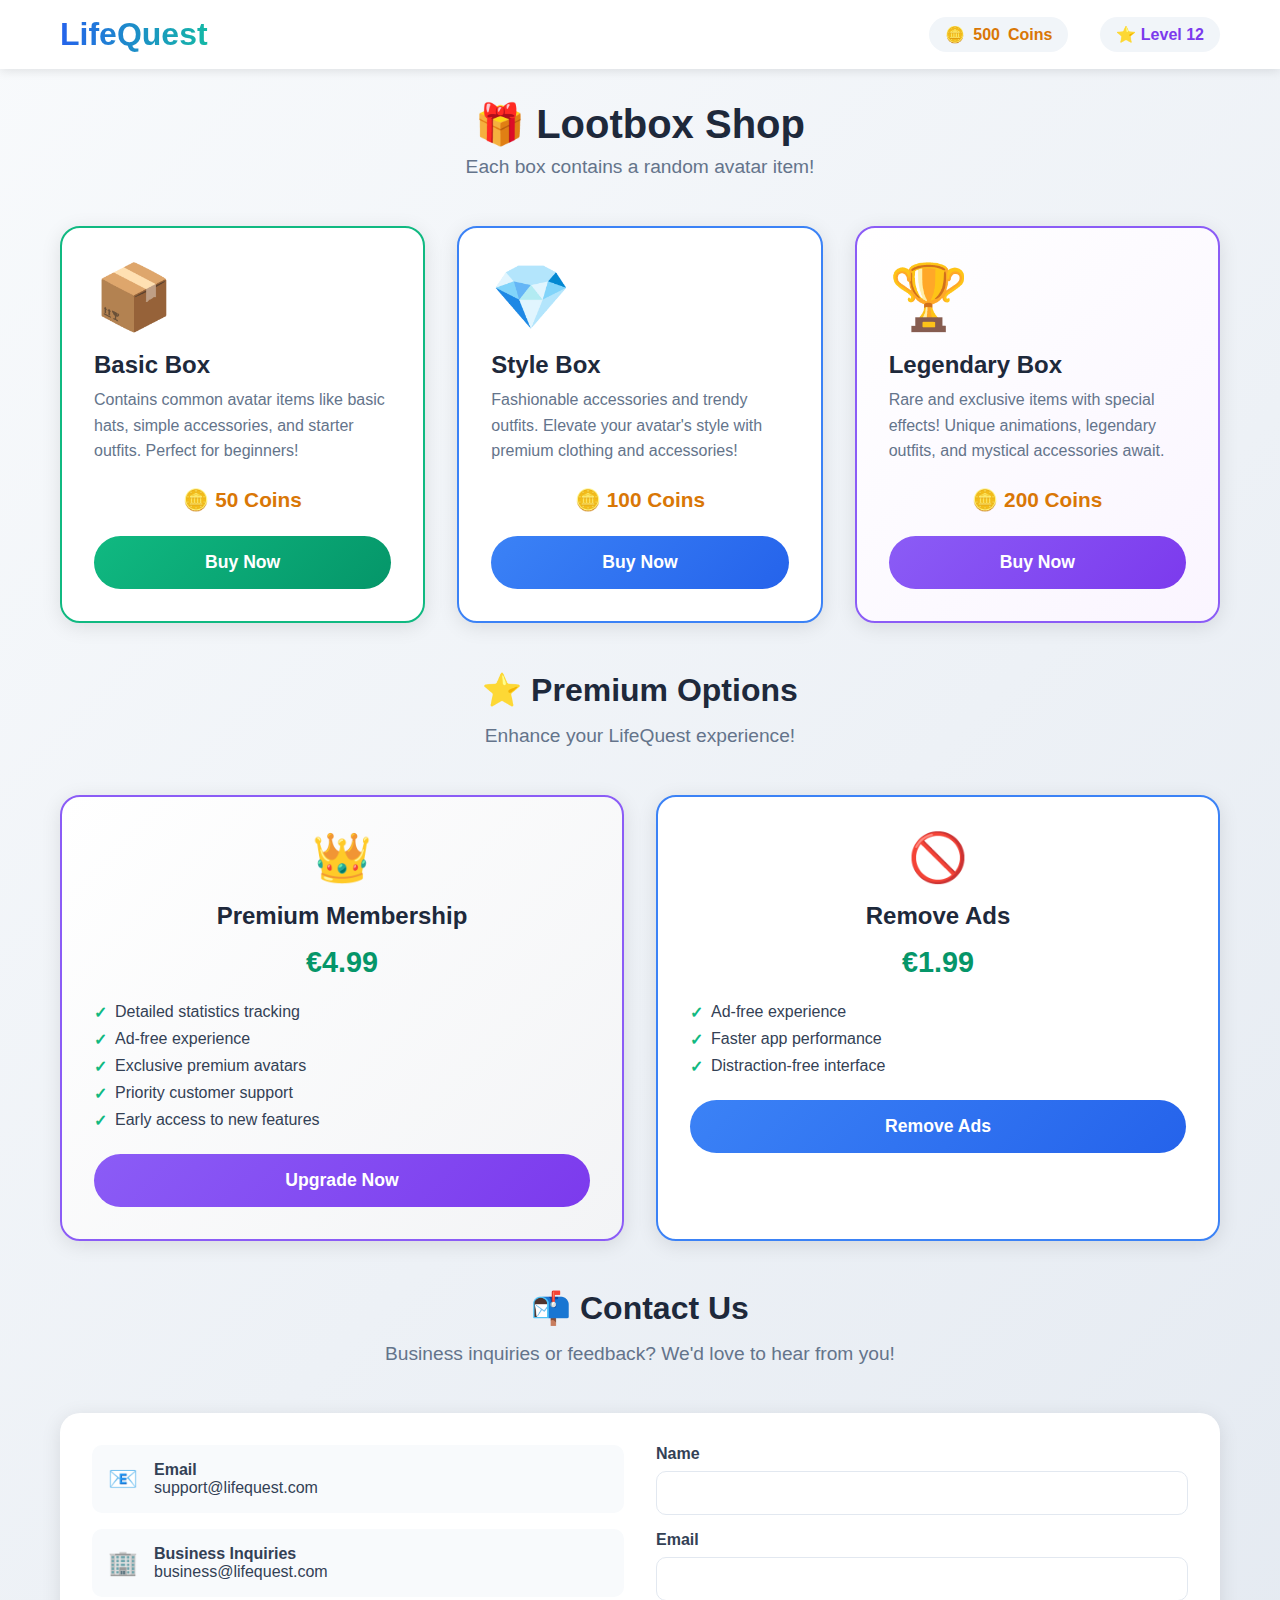
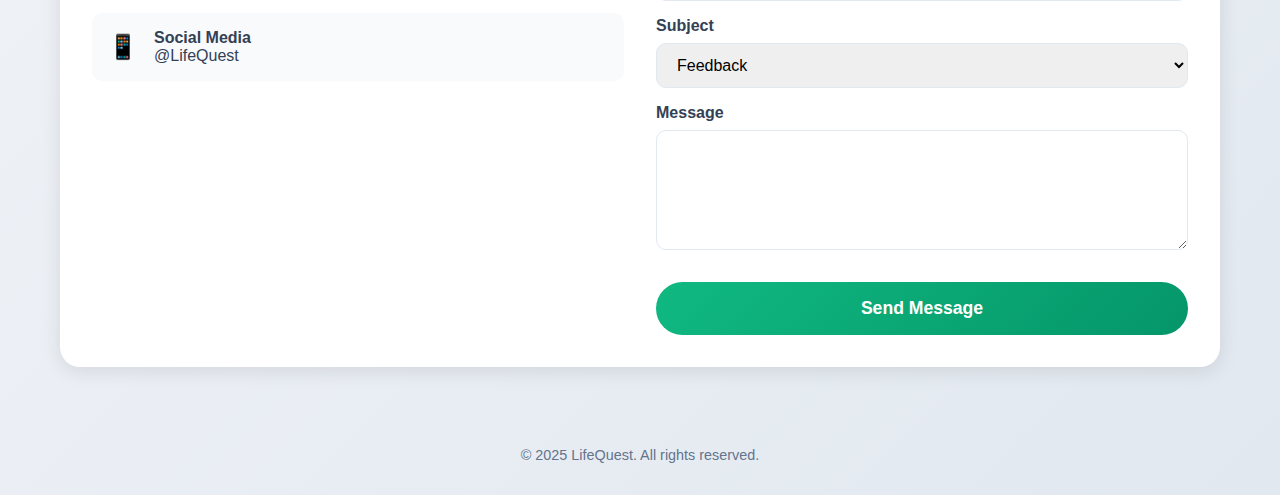
<file: lifequestshop.html>
<!DOCTYPE html>
<html lang="en">
<head>
    
    <meta charset="UTF-8">
    <link rel="icon" href="Bilder/faicon.png" type="image/png">
    <meta name="viewport" content="width=device-width, initial-scale=1.0">
    <title>Lootbox Shop - LifeQuest</title>
    <style>
        * {
            margin: 0;
            padding: 0;
            box-sizing: border-box;
        }

        body {
            font-family: 'Segoe UI', Tahoma, Geneva, Verdana, sans-serif;
            background: linear-gradient(135deg, #f8fafc 0%, #e2e8f0 100%);
            min-height: 100vh;
            color: #334155;
        }

        .container {
            max-width: 1200px;
            margin: 0 auto;
            padding: 0 20px;
        }

        /* Header Styles */
        .header {
            background: white;
            box-shadow: 0 2px 10px rgba(0, 0, 0, 0.1);
            padding: 1rem 0;
            margin-bottom: 2rem;
        }

        .header-content {
            display: flex;
            justify-content: space-between;
            align-items: center;
            flex-wrap: wrap;
            gap: 1rem;
        }

        .logo {
          font-size: 2rem;
          font-weight: bold;
          background: linear-gradient(to right, #2563eb, #14b8a6);
          -webkit-background-clip: text;
          -webkit-text-fill-color: transparent;
          background-clip: text;
        }

        .user-info {
            display: flex;
            gap: 2rem;
            align-items: center;
        }

        .coin-balance, .level-info {
            display: flex;
            align-items: center;
            gap: 0.5rem;
            background: #f1f5f9;
            padding: 0.5rem 1rem;
            border-radius: 25px;
            font-weight: 600;
        }

        .coin-balance {
            color: #d97706;
        }

        .level-info {
            color: #7c3aed;
        }

        /* Main Content */
        .main-content {
            text-align: center;
            margin-bottom: 3rem;
        }

        .title {
            font-size: 2.5rem;
            margin-bottom: 0.5rem;
            color: #1e293b;
        }

        .subtitle {
            font-size: 1.2rem;
            color: #64748b;
            margin-bottom: 3rem;
        }

        /* Lootbox Grid */
        .lootbox-grid {
            display: grid;
            grid-template-columns: repeat(auto-fit, minmax(300px, 1fr));
            gap: 2rem;
            margin-bottom: 3rem;
        }

        .lootbox-card {
            background: white;
            border-radius: 20px;
            padding: 2rem;
            box-shadow: 0 4px 20px rgba(0, 0, 0, 0.1);
            transition: all 0.3s ease;
            border: 2px solid transparent;
        }

        .lootbox-card:hover {
            transform: translateY(-5px);
            box-shadow: 0 8px 30px rgba(0, 0, 0, 0.15);
        }

        .lootbox-card.basic {
            border-color: #10b981;
        }

        .lootbox-card.style {
            border-color: #3b82f6;
        }

        .lootbox-card.legendary {
            border-color: #8b5cf6;
            background: linear-gradient(135deg, #ffffff 0%, #faf5ff 100%);
        }

        .lootbox-icon {
            font-size: 4rem;
            margin-bottom: 1rem;
            display: block;
        }

        .lootbox-name {
            font-size: 1.5rem;
            font-weight: bold;
            margin-bottom: 0.5rem;
            color: #1e293b;
        }

        .lootbox-description {
            color: #64748b;
            margin-bottom: 1.5rem;
            line-height: 1.6;
        }

        .lootbox-price {
            font-size: 1.3rem;
            font-weight: bold;
            color: #d97706;
            margin-bottom: 1.5rem;
            display: flex;
            align-items: center;
            justify-content: center;
            gap: 0.5rem;
        }

        .buy-button {
            background: linear-gradient(135deg, #10b981 0%, #059669 100%);
            color: white;
            border: none;
            padding: 1rem 2rem;
            border-radius: 50px;
            font-size: 1.1rem;
            font-weight: 600;
            cursor: pointer;
            transition: all 0.3s ease;
            width: 100%;
        }

        .buy-button:hover {
            transform: translateY(-2px);
            box-shadow: 0 4px 15px rgba(16, 185, 129, 0.4);
        }

        .buy-button:disabled {
            background: #94a3b8;
            cursor: not-allowed;
            transform: none;
            box-shadow: none;
        }

        .buy-button.style-box {
            background: linear-gradient(135deg, #3b82f6 0%, #2563eb 100%);
        }

        .buy-button.style-box:hover {
            box-shadow: 0 4px 15px rgba(59, 130, 246, 0.4);
        }

        .buy-button.legendary-box {
            background: linear-gradient(135deg, #8b5cf6 0%, #7c3aed 100%);
        }

        .buy-button.legendary-box:hover {
            box-shadow: 0 4px 15px rgba(139, 92, 246, 0.4);
        }

        /* Modal Styles */
        .modal {
            display: none;
            position: fixed;
            top: 0;
            left: 0;
            width: 100%;
            height: 100%;
            background: rgba(0, 0, 0, 0.5);
            z-index: 1000;
            animation: fadeIn 0.3s ease;
        }

        .modal-content {
            position: absolute;
            top: 50%;
            left: 50%;
            transform: translate(-50%, -50%);
            background: white;
            padding: 3rem;
            border-radius: 20px;
            text-align: center;
            max-width: 400px;
            width: 90%;
            animation: slideIn 0.3s ease;
        }

        .modal-icon {
            font-size: 4rem;
            margin-bottom: 1rem;
        }

        .modal-title {
            font-size: 1.5rem;
            font-weight: bold;
            margin-bottom: 1rem;
            color: #1e293b;
        }

        .modal-item {
            font-size: 2rem;
            margin-bottom: 1rem;
            padding: 1rem;
            background: #f1f5f9;
            border-radius: 15px;
        }

        .modal-close {
            background: #10b981;
            color: white;
            border: none;
            padding: 1rem 2rem;
            border-radius: 50px;
            font-size: 1.1rem;
            font-weight: 600;
            cursor: pointer;
            transition: all 0.3s ease;
        }

        .modal-close:hover {
            background: #059669;
        }

        /* Animations */
        @keyframes fadeIn {
            from { opacity: 0; }
            to { opacity: 1; }
        }

        @keyframes slideIn {
            from { 
                opacity: 0;
                transform: translate(-50%, -60%);
            }
            to { 
                opacity: 1;
                transform: translate(-50%, -50%);
            }
        }

        /* Premium Section */
        .section-title {
            font-size: 2rem;
            margin: 3rem 0 1rem;
            text-align: center;
            color: #1e293b;
        }

        .premium-container {
            display: grid;
            grid-template-columns: repeat(auto-fit, minmax(300px, 1fr));
            gap: 2rem;
            margin-bottom: 3rem;
        }

        .premium-card {
            background: white;
            border-radius: 20px;
            padding: 2rem;
            box-shadow: 0 4px 20px rgba(0, 0, 0, 0.1);
            transition: all 0.3s ease;
            text-align: center;
            border: 2px solid transparent;
        }

        .premium-card:hover {
            transform: translateY(-5px);
            box-shadow: 0 8px 30px rgba(0, 0, 0, 0.15);
        }

        .premium-card.full {
            border-color: #8b5cf6;
            background: linear-gradient(135deg, #ffffff 0%, #f3f4f6 100%);
        }

        .premium-card.ads {
            border-color: #3b82f6;
        }

        .premium-icon {
            font-size: 3rem;
            margin-bottom: 1rem;
            display: block;
        }

        .premium-name {
            font-size: 1.5rem;
            font-weight: bold;
            margin-bottom: 0.5rem;
            color: #1e293b;
        }

        .premium-price {
            font-size: 1.8rem;
            font-weight: bold;
            color: #059669;
            margin: 1rem 0;
        }

        .premium-features {
            text-align: left;
            margin: 1.5rem 0;
        }

        .premium-features li {
            margin-bottom: 0.5rem;
            list-style-type: none;
            display: flex;
            align-items: center;
            gap: 0.5rem;
        }

        .premium-features li::before {
            content: "✓";
            color: #10b981;
            font-weight: bold;
        }

        .premium-button {
            background: linear-gradient(135deg, #8b5cf6 0%, #7c3aed 100%);
            color: white;
            border: none;
            padding: 1rem 2rem;
            border-radius: 50px;
            font-size: 1.1rem;
            font-weight: 600;
            cursor: pointer;
            transition: all 0.3s ease;
            width: 100%;
        }

        .premium-button:hover {
            transform: translateY(-2px);
            box-shadow: 0 4px 15px rgba(139, 92, 246, 0.4);
        }

        .premium-button.ads-only {
            background: linear-gradient(135deg, #3b82f6 0%, #2563eb 100%);
        }

        .premium-button.ads-only:hover {
            box-shadow: 0 4px 15px rgba(59, 130, 246, 0.4);
        }

        /* Contact Section */
        .contact-section {
            background: white;
            border-radius: 20px;
            padding: 2rem;
            box-shadow: 0 4px 20px rgba(0, 0, 0, 0.1);
            margin-bottom: 3rem;
        }

        .contact-grid {
            display: grid;
            grid-template-columns: repeat(auto-fit, minmax(300px, 1fr));
            gap: 2rem;
        }

        .contact-info {
            display: flex;
            flex-direction: column;
            gap: 1rem;
        }

        .contact-item {
            display: flex;
            align-items: center;
            gap: 1rem;
            padding: 1rem;
            background: #f8fafc;
            border-radius: 10px;
            transition: all 0.3s ease;
        }

        .contact-item:hover {
            background: #f1f5f9;
            transform: translateX(5px);
        }

        .contact-icon {
            font-size: 1.5rem;
            color: #059669;
        }

        .contact-form {
            display: flex;
            flex-direction: column;
            gap: 1rem;
        }

        .form-group {
            display: flex;
            flex-direction: column;
            gap: 0.5rem;
        }

        .form-group label {
            font-weight: 600;
            color: #334155;
        }

        .form-group input,
        .form-group textarea,
        .form-group select {
            padding: 0.75rem 1rem;
            border: 1px solid #e2e8f0;
            border-radius: 10px;
            font-family: inherit;
            font-size: 1rem;
        }

        .form-group textarea {
            min-height: 120px;
            resize: vertical;
        }

        .submit-button {
            background: linear-gradient(135deg, #10b981 0%, #059669 100%);
            color: white;
            border: none;
            padding: 1rem 2rem;
            border-radius: 50px;
            font-size: 1.1rem;
            font-weight: 600;
            cursor: pointer;
            transition: all 0.3s ease;
            margin-top: 1rem;
        }

        .submit-button:hover {
            transform: translateY(-2px);
            box-shadow: 0 4px 15px rgba(16, 185, 129, 0.4);
        }

        .footer {
            text-align: center;
            padding: 2rem 0;
            color: #64748b;
            font-size: 0.9rem;
        }

        /* Responsive Design */
        @media (max-width: 768px) {
            .header-content {
                flex-direction: column;
                text-align: center;
            }

            .user-info {
                flex-direction: column;
                gap: 1rem;
            }

            .title {
                font-size: 2rem;
            }

            .lootbox-grid {
                grid-template-columns: 1fr;
            }

            .modal-content {
                padding: 2rem;
            }
        }

        /* Loading Animation */
        .loading {
            display: inline-block;
            width: 20px;
            height: 20px;
            border: 3px solid rgba(255, 255, 255, 0.3);
            border-radius: 50%;
            border-top-color: white;
            animation: spin 1s ease-in-out infinite;
        }

        @keyframes spin {
            to { transform: rotate(360deg); }
        }
    </style>
</head>
<body>
    <!-- Header -->
    <header class="header">
        <div class="container">
            <div class="header-content">
                <div class="logo">
                     LifeQuest
                </div>
                <div class="user-info">
                    <div class="coin-balance">
                        🪙 <span id="coinBalance">500</span> Coins
                    </div>
                    <div class="level-info">
                        ⭐ Level 12
                    </div>
                </div>
            </div>
        </div>
    </header>

    <!-- Main Content -->
    <main class="container">
        <div class="main-content">
            <h1 class="title">🎁 Lootbox Shop</h1>
            <p class="subtitle">Each box contains a random avatar item!</p>
        </div>

        <!-- Lootbox Grid -->
        <div class="lootbox-grid">
            <!-- Basic Box -->
            <div class="lootbox-card basic">
                <div class="lootbox-icon">📦</div>
                <h3 class="lootbox-name">Basic Box</h3>
                <p class="lootbox-description">
                    Contains common avatar items like basic hats, simple accessories, and starter outfits. Perfect for beginners!
                </p>
                <div class="lootbox-price">
                    🪙 50 Coins
                </div>
                <button class="buy-button" onclick="purchaseLootbox('basic', 50)">
                    Buy Now
                </button>
            </div>

            <!-- Style Box -->
            <div class="lootbox-card style">
                <div class="lootbox-icon">💎</div>
                <h3 class="lootbox-name">Style Box</h3>
                <p class="lootbox-description">
                    Fashionable accessories and trendy outfits. Elevate your avatar's style with premium clothing and accessories!
                </p>
                <div class="lootbox-price">
                    🪙 100 Coins
                </div>
                <button class="buy-button style-box" onclick="purchaseLootbox('style', 100)">
                    Buy Now
                </button>
            </div>

            <!-- Legendary Box -->
            <div class="lootbox-card legendary">
                <div class="lootbox-icon">🏆</div>
                <h3 class="lootbox-name">Legendary Box</h3>
                <p class="lootbox-description">
                    Rare and exclusive items with special effects! Unique animations, legendary outfits, and mystical accessories await.
                </p>
                <div class="lootbox-price">
                    🪙 200 Coins
                </div>
                <button class="buy-button legendary-box" onclick="purchaseLootbox('legendary', 200)">
                    Buy Now
                </button>
            </div>
        </div>

        <!-- Premium Section -->
        <div class="main-content">
            <h2 class="section-title">⭐ Premium Options</h2>
            <p class="subtitle">Enhance your LifeQuest experience!</p>
        </div>

        <div class="premium-container">
            <!-- Full Premium -->
            <div class="premium-card full">
                <div class="premium-icon">👑</div>
                <h3 class="premium-name">Premium Membership</h3>
                <div class="premium-price">€4.99</div>
                <ul class="premium-features">
                    <li>Detailed statistics tracking</li>
                    <li>Ad-free experience</li>
                    <li>Exclusive premium avatars</li>
                    <li>Priority customer support</li>
                    <li>Early access to new features</li>
                </ul>
                <button class="premium-button" onclick="purchasePremium('full', 4.99)">
                    Upgrade Now
                </button>
            </div>

            <!-- Ad Removal -->
            <div class="premium-card ads">
                <div class="premium-icon">🚫</div>
                <h3 class="premium-name">Remove Ads</h3>
                <div class="premium-price">€1.99</div>
                <ul class="premium-features">
                    <li>Ad-free experience</li>
                    <li>Faster app performance</li>
                    <li>Distraction-free interface</li>
                </ul>
                <button class="premium-button ads-only" onclick="purchasePremium('ads', 1.99)">
                    Remove Ads
                </button>
            </div>
        </div>

        <!-- Contact Section -->
        <div class="main-content">
            <h2 class="section-title">📬 Contact Us</h2>
            <p class="subtitle">Business inquiries or feedback? We'd love to hear from you!</p>
        </div>

        <div class="contact-section">
            <div class="contact-grid">
                <div class="contact-info">
                    <div class="contact-item">
                        <div class="contact-icon">📧</div>
                        <div>
                            <strong>Email</strong>
                            <p>support@lifequest.com</p>
                        </div>
                    </div>
                    <div class="contact-item">
                        <div class="contact-icon">🏢</div>
                        <div>
                            <strong>Business Inquiries</strong>
                            <p>business@lifequest.com</p>
                        </div>
                    </div>
                    <div class="contact-item">
                        <div class="contact-icon">📱</div>
                        <div>
                            <strong>Social Media</strong>
                            <p>@LifeQuest</p>
                        </div>
                    </div>
                </div>
                <form class="contact-form" onsubmit="submitContactForm(event)">
                    <div class="form-group">
                        <label for="name">Name</label>
                        <input type="text" id="name" name="name" required>
                    </div>
                    <div class="form-group">
                        <label for="email">Email</label>
                        <input type="email" id="email" name="email" required>
                    </div>
                    <div class="form-group">
                        <label for="subject">Subject</label>
                        <select id="subject" name="subject">
                            <option value="feedback">Feedback</option>
                            <option value="business">Business Inquiry</option>
                            <option value="support">Support</option>
                            <option value="other">Other</option>
                        </select>
                    </div>
                    <div class="form-group">
                        <label for="message">Message</label>
                        <textarea id="message" name="message" required></textarea>
                    </div>
                    <button type="submit" class="submit-button">Send Message</button>
                </form>
            </div>
        </div>

        <!-- Footer -->
        <footer class="footer">
            <div class="container">
                <p>© 2025 LifeQuest. All rights reserved.</p>
            </div>
        </footer>
    </main>

    <!-- Modal -->
    <div id="rewardModal" class="modal">
        <div class="modal-content">
            <div class="modal-icon">🎉</div>
            <h2 class="modal-title">Congratulations!</h2>
            <div class="modal-item" id="rewardItem">
                🎩 Magic Hat
            </div>
            <p>You received a new avatar item!</p>
            <br>
            <button class="modal-close" onclick="closeModal()">
                Awesome!
            </button>
        </div>
    </div>

    <script>



const SUPABASE_URL = "https://werkguvtcmwjfwypsljo.supabase.co"
const SUPABASE_ANON_KEY = "eyJhbGciOi[...]";
const supabaseClient = supabase.createClient(SUPABASE_URL, SUPABASE_ANON_KEY);
    

        
        // Game state
        let userCoins = 500;
        let userItems = [];

        // Lootbox item pools
        const lootboxItems = {
            basic: [
                { name: "Simple Cap", icon: "🧢", rarity: "common" },
                { name: "Basic Shirt", icon: "👕", rarity: "common" },
                { name: "Casual Pants", icon: "👖", rarity: "common" },
                { name: "Sneakers", icon: "👟", rarity: "common" },
                { name: "Backpack", icon: "🎒", rarity: "common" },
                { name: "Sunglasses", icon: "🕶️", rarity: "uncommon" },
                { name: "Watch", icon: "⌚", rarity: "uncommon" }
            ],
            style: [
                { name: "Designer Hat", icon: "🎩", rarity: "rare" },
                { name: "Elegant Dress", icon: "👗", rarity: "rare" },
                { name: "Stylish Jacket", icon: "🧥", rarity: "rare" },
                { name: "Fashion Boots", icon: "👢", rarity: "rare" },
                { name: "Diamond Ring", icon: "💍", rarity: "epic" },
                { name: "Pearl Necklace", icon: "📿", rarity: "epic" },
                { name: "Designer Bag", icon: "👜", rarity: "epic" }
            ],
            legendary: [
                { name: "Crown of Wisdom", icon: "👑", rarity: "legendary" },
                { name: "Mystic Robe", icon: "🧙‍♂️", rarity: "legendary" },
                { name: "Dragon Wings", icon: "🐉", rarity: "legendary" },
                { name: "Phoenix Feather", icon: "🔥", rarity: "legendary" },
                { name: "Celestial Aura", icon: "✨", rarity: "mythic" },
                { name: "Time Manipulator", icon: "⏰", rarity: "mythic" },
                { name: "Reality Bender", icon: "🌀", rarity: "mythic" }
            ]
        };

        // Supabase placeholder integration
        const supabaseConfig = {
            url: 'https://your-project.supabase.co',
            key: 'your-anon-key'
        };

        // Initialize Supabase client (placeholder)
        function initSupabase() {
            console.log('Supabase initialized (placeholder)');
            // In real implementation:
            // const { createClient } = supabase;
            // const supabaseClient = createClient(supabaseConfig.url, supabaseConfig.key);
        }

        // Update coin balance display
        function updateCoinDisplay() {
            document.getElementById('coinBalance').textContent = userCoins;
            
            // Update button states based on coin balance
            const buttons = document.querySelectorAll('.buy-button');
            buttons.forEach(button => {
                const price = parseInt(button.getAttribute('onclick').match(/\d+/)[0]);
                button.disabled = userCoins < price;
            });
        }

        // Get random item from lootbox
        function getRandomItem(boxType) {
            const items = lootboxItems[boxType];
            const randomIndex = Math.floor(Math.random() * items.length);
            return items[randomIndex];
        }

        // Purchase lootbox
        async function purchaseLootbox(boxType, price) {
            if (userCoins < price) {
                alert('Not enough coins!');
                return;
            }

            // Show loading state
            const button = event.target;
            const originalText = button.textContent;
            button.innerHTML = '<span class="loading"></span> Opening...';
            button.disabled = true;

            // Simulate network delay
            await new Promise(resolve => setTimeout(resolve, 1500));

            // Deduct coins
            userCoins -= price;
            updateCoinDisplay();

            // Get random item
            const item = getRandomItem(boxType);
            userItems.push(item);

            // Log transaction (placeholder for Supabase)
            await logTransaction(boxType, price, item);

            // Show reward modal
            showReward(item);

            // Reset button
            button.textContent = originalText;
            button.disabled = userCoins < price;
        }

        // Show reward modal
        function showReward(item) {
            const modal = document.getElementById('rewardModal');
            const rewardItem = document.getElementById('rewardItem');
            
            rewardItem.textContent = `${item.icon} ${item.name}`;
            rewardItem.className = `modal-item ${item.rarity}`;
            
            modal.style.display = 'block';
            document.body.style.overflow = 'hidden';
        }

        // Close modal
        function closeModal() {
            const modal = document.getElementById('rewardModal');
            modal.style.display = 'none';
            document.body.style.overflow = 'auto';
        }

        // Log transaction to Supabase (placeholder)
        async function logTransaction(boxType, price, item) {
            console.log('Logging transaction:', {
                user_id: 'user123', // In real app, get from auth
                box_type: boxType,
                price: price,
                item_received: item.name,
                item_rarity: item.rarity,
                timestamp: new Date().toISOString()
            });

            // In real implementation:
            // const { data, error } = await supabaseClient
            //     .from('transactions')
            //     .insert([{
            //         user_id: user.id,
            //         box_type: boxType,
            //         price: price,
            //         item_received: item.name,
            //         item_rarity: item.rarity
            //     }]);
        }

        // Update user data in Supabase (placeholder)
        async function updateUserData() {
            console.log('Updating user data:', {
                coins: userCoins,
                items: userItems
            });

            // In real implementation:
            // const { data, error } = await supabaseClient
            //     .from('users')
            //     .update({ 
            //         coins: userCoins,
            //         items: userItems 
            //     })
            //     .eq('id', user.id);
        }

        // Load user data from Supabase (placeholder)
        async function loadUserData() {
            console.log('Loading user data (placeholder)');
            
            // In real implementation:
            // const { data, error } = await supabaseClient
            //     .from('users')
            //     .select('coins, items')
            //     .eq('id', user.id)
            //     .single();
            
            // if (data) {
            //     userCoins = data.coins || 500;
            //     userItems = data.items || [];
            //     updateCoinDisplay();
            // }
        }

        // Close modal when clicking outside
        window.onclick = function(event) {
            const modal = document.getElementById('rewardModal');
            if (event.target === modal) {
                closeModal();
            }
        }

        // Initialize app
        document.addEventListener('DOMContentLoaded', function() {
            initSupabase();
            loadUserData();
            updateCoinDisplay();
        });

        // Keyboard shortcuts
        document.addEventListener('keydown', function(event) {
            if (event.key === 'Escape') {
                closeModal();
            }
        });

       // Beispiel-User-ID. In echt durch eingeloggten User ersetzen!
const userId = 'user123';

async function purchasePremium(type, price) {
    const confirmPurchase = confirm(`Confirm purchase of ${type === 'full' ? 'Premium Membership' : 'Ad Removal'} for €${price}?`);
    if (!confirmPurchase) return;

    // Lade Button-UI
    const button = event.target;
    const originalText = button.textContent;
    button.innerHTML = '<span class="loading"></span> Processing...';
    button.disabled = true;

    // Warte (simulierte Zahlung)
    await new Promise(resolve => setTimeout(resolve, 2000));

    // --- HIER SUPABASE-UPGRADE ---
    if(type === 'full') {
        // Setze premium auf true für User
        const { data, error } = await supabaseClient
            .from('users') // Tabellenname in Supabase
            .update({ premium: true })
            .eq('id', userId); // Passe das Feld an, falls deine User-Tabelle anders heißt!
        if(error) {
            alert('Es gab einen Fehler beim Aktivieren von Premium!');
            button.textContent = originalText;
            button.disabled = false;
            return;
        }
    }
    // Transaktion loggen (optional)
    await logPremiumPurchase(type, price);

    // Erfolgsmeldung
    alert(`Thank you for your purchase! Your ${type === 'full' ? 'Premium Membership' : 'Ad Removal'} has been activated.`);

    // Button resetten
    button.textContent = 'Purchased ✓';
    button.disabled = true;
    button.style.background = '#10b981';
}

        // Submit contact form
        async function submitContactForm(event) {
            event.preventDefault();
            
            const form = event.target;
            const formData = new FormData(form);
            const formValues = Object.fromEntries(formData.entries());
            
            // Show loading state
            const button = form.querySelector('button[type="submit"]');
            const originalText = button.textContent;
            button.innerHTML = '<span class="loading"></span> Sending...';
            button.disabled = true;
            
            // Simulate network delay
            await new Promise(resolve => setTimeout(resolve, 1500));
            
            // Log form submission (placeholder for Supabase)
            console.log('Contact form submission:', formValues);
    
            // In real implementation:
            // const { data, error } = await supabaseClient
            //     .from('contact_messages')
            //     .insert([{
            //         name: formValues.name,
            //         email: formValues.email,
            //         subject: formValues.subject,
            //         message: formValues.message
            //     }]);
    
            // Show success message
            alert('Thank you for your message! We will get back to you soon.');
    
            // Reset form and button
            form.reset();
            button.textContent = originalText;
            button.disabled = false;
        }
    </script>
</body>
</html>
</file>
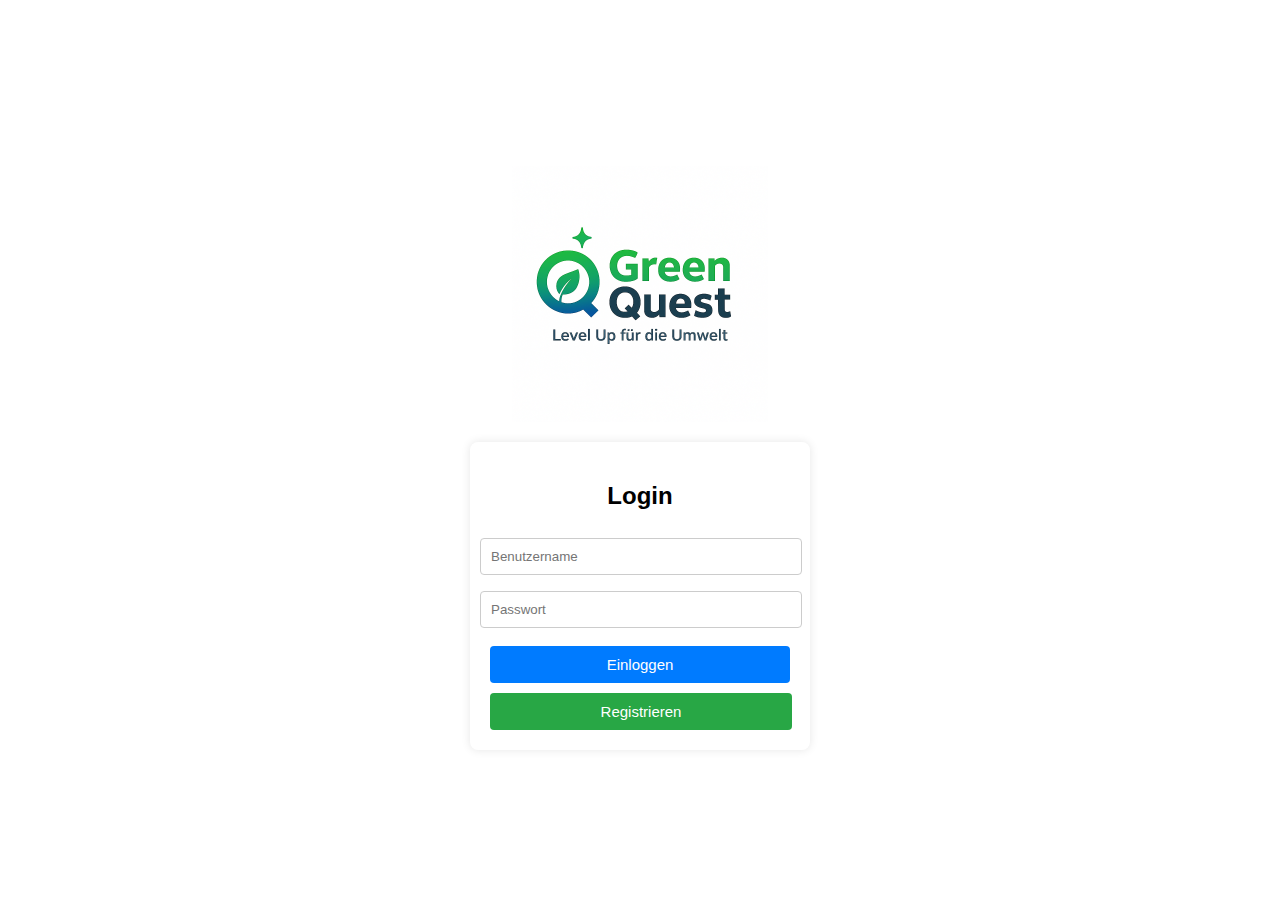
<file: login.html>
<!DOCTYPE html>
<html lang="de">
<head>
  <meta charset="UTF-8">
  <link rel="icon" href="Bilder/faicon.png" type="image/png">

  <title>Login</title>
  <style>
    body {
      font-family: Arial, sans-serif;
      background-color: #ffffff;
      display: flex;
      flex-direction: column;
      align-items: center;
      justify-content: center;
      min-height: 100vh;
    }

    img {
      margin-bottom: 20px;
      width: 256px;
      height: 256px;
       
    }

    .input:hover {
    background-color: #45a049;      /* dunkleres Grün beim Hover */
    transform: scale(1.2);         /* leichter Zoom beim Hover */
  
  }

    .box {
      background: #fff;
      padding: 20px;
      border-radius: 8px;
      box-shadow: 0 0 10px rgba(0,0,0,0.1);
      width: 300px;
      text-align: center;
      
    }

    input[type="text"],
    input[type="password"] {
      width: 100%;
      padding: 10px;
      margin: 8px -10px;
      border: 1px solid #ccc;
      border-radius: 4px;
    }

    input[type="submit"], .register-button {
      width: 100%;
      background-color: #007BFF;
      color: white;
      padding: 10px;
      border: none;
      border-radius: 4px;
      cursor: pointer;
      margin-top: 10px;
      font-size: 15px;
    }

    .register-button {
      background-color: #28a745;
      text-decoration: none;
      display: inline-block;
      text-align: center;
      width: 94%;
      font-size: 15px;
    }
    .register-button:hover {
    background-color: #218838;
    transform: scale(1.05);
}

.submit-button:hover {
    background-color: hsl(224, 52%, 41%);
    transform: scale(1.05);
}
    

    h2 {
      margin-bottom: 20px;
    }
    
  </style>
</head>
<body>

  <img src="Bilder/Logo.png" alt="Logo" >

  <div class="box">
    <form onsubmit="return checkLogin(event)" action="/login" method="POST">
      <h2>Login</h2>
      <input type="text" id="loginUser" placeholder="Benutzername" required>
      <input type="password" id="loginPass" placeholder="Passwort" required>
      <input class="submit-button" type="submit" value="Einloggen">
    </form>

    <!-- Button zur Registrierung -->
    <a class="register-button" href="register.html">Registrieren</a>
  </div>

  <script>
  function checkLogin(event) {
  event.preventDefault();
  const user = document.getElementById("loginUser").value.trim();
  const pass = document.getElementById("loginPass").value;

  console.log("Sende Login-Daten:", { user, pass }); // Debug

  fetch('/login', {
    method: 'POST',
    headers: { 'Content-Type': 'application/json' },
    body: JSON.stringify({ 
      benutzername: user, 
      passwort: pass 
    })
  })
  .then(response => {
    if (!response.ok) {
      return response.json().then(err => { throw err; });
    }
    return response.json();
  })
  .then(data => {
    console.log("Serverantwort:", data); // Debug
    if (data.success) {
      window.location.href = "zielseite.html";
    } else {
      alert(`Fehler: ${data.message || "Unbekannter Fehler"}`);
    }
  })
  .catch(error => {
    console.error("Fehlerdetails:", error);
    alert(`Login fehlgeschlagen: ${error.message || "Serverfehler"}`);
  });
}
  </script>

</body>
</html>
</file>
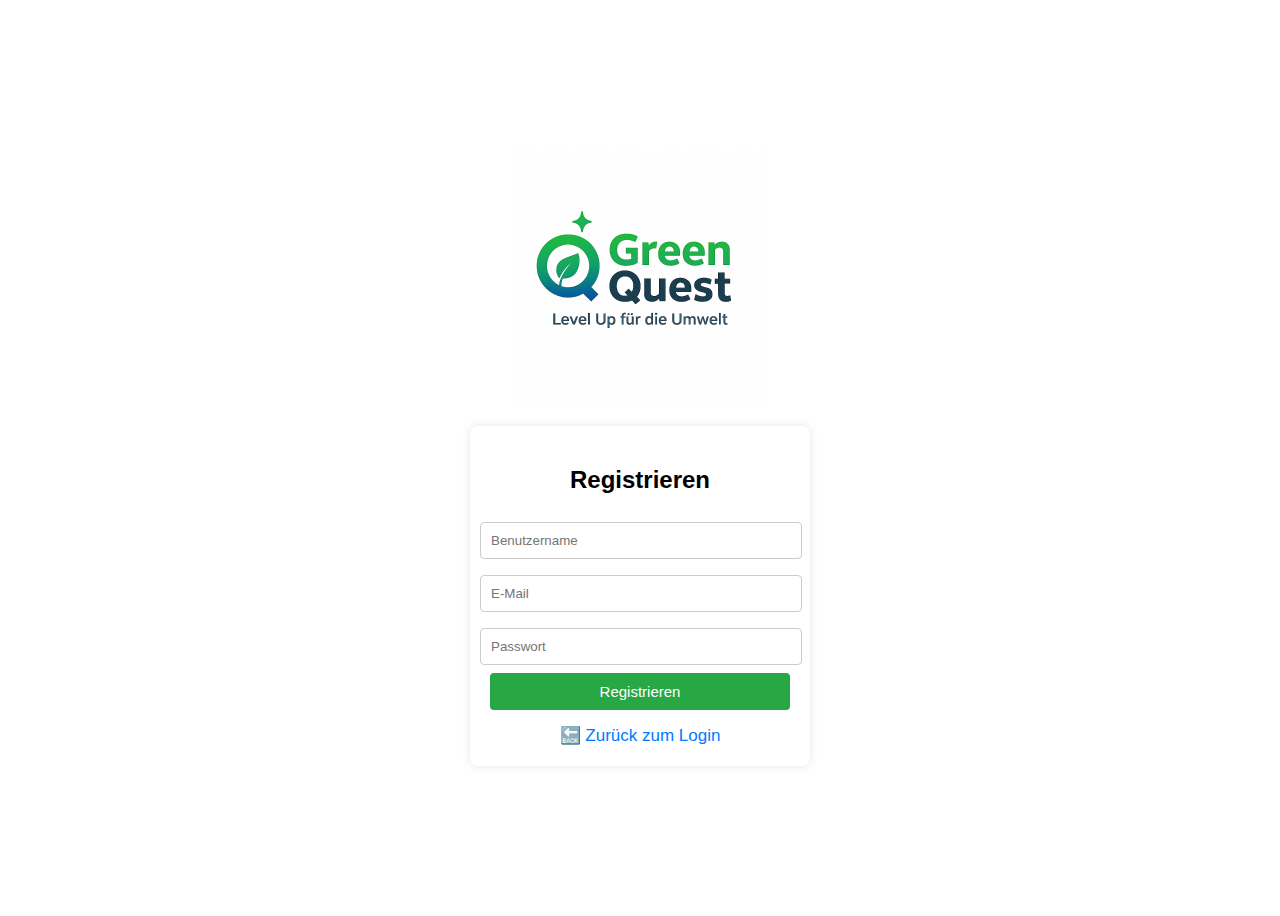
<file: register.html>
<!DOCTYPE html>
<html lang="de">
<head>
  <meta charset="UTF-8">
  
  <link rel="icon" href="Bilder/faicon.png" type="image/png">

  <title>Registrieren</title>
  <style>
    body {
      font-family: Arial, sans-serif;
      background-color: #ffffff;
      display: flex;
      flex-direction: column;
      align-items: center;
      justify-content: center;
      min-height: 100vh;
    }

    .box {
      background: #fff;
      padding: 20px;
      border-radius: 8px;
      box-shadow: 0 0 10px rgba(0,0,0,0.1);
      width: 300px;
      text-align: center;
    }

    input[type="text"],
    input[type="password"],
    input[type="email"] {
      width: 100%;
      padding: 10px;
      margin: 8px -10px;
      border: 1px solid #ccc;
      border-radius: 4px;
    }

    input[type="submit"] {
      width: 100%;
      background-color: #28a745;
      color: white;
      padding: 10px;
      border: none;
      border-radius: 4px;
      cursor: pointer;
      font-size: 15px;
    }

    input[type="submit"]:hover {
      background-color: #218838;
      transform: scale(1.05);
    }

    h2 {
      margin-bottom: 20px;
    }

    .back-link {
      display: block;
      margin-top: 15px;
      color: #007BFF;
      text-decoration: none;
      font-size: 17px;
    }

    .back-link:hover {
      text-decoration: underline;
      transform: scale(1.05);
    }
    img {
      margin-bottom: 20px;
      width: 256px;
      height: 256px;
    }
  </style>
</head>
<body>
  <img src="Bilder/Logo.png" alt="Logo" style="
    height: 256px;
">

  <div class="box">

    <form id="registerForm">
      <h2>Registrieren</h2>
      <input type="text" id="registerUser" placeholder="Benutzername" required>
      <input type="email" id="registerEmail" placeholder="E-Mail" required>
      <input type="password" id="registerPass" placeholder="Passwort" required>
      <input type="submit" value="Registrieren">
    </form>

    <a class="back-link" href="login.html">🔙 Zurück zum Login</a>
  </div>

  <script>
    document.getElementById("registerForm").addEventListener("submit", function(event) {
      event.preventDefault();
  
      const user = document.getElementById("registerUser").value;
      const email = document.getElementById("registerEmail").value;
      const pass = document.getElementById("registerPass").value;
  
      fetch('http://localhost:3000/register', {
  method: 'POST',
  headers: { 'Content-Type': 'application/json' },
  body: JSON.stringify({ benutzername: user, email: email, passwort: pass })
})
      .then(res => res.json())
      .then(data => {
        if (data.success) {
          alert(data.message);
          window.location.href = "login.html";
        } else {
          alert("Fehler: " + (data.message || "Unbekannter Fehler"));
        }
      })
      .catch(error => {
        console.error('Fehler:', error);
        alert('Es gab einen Fehler bei der Registrierung.');
      });
    });
  </script>

</body>
</html>
</file>
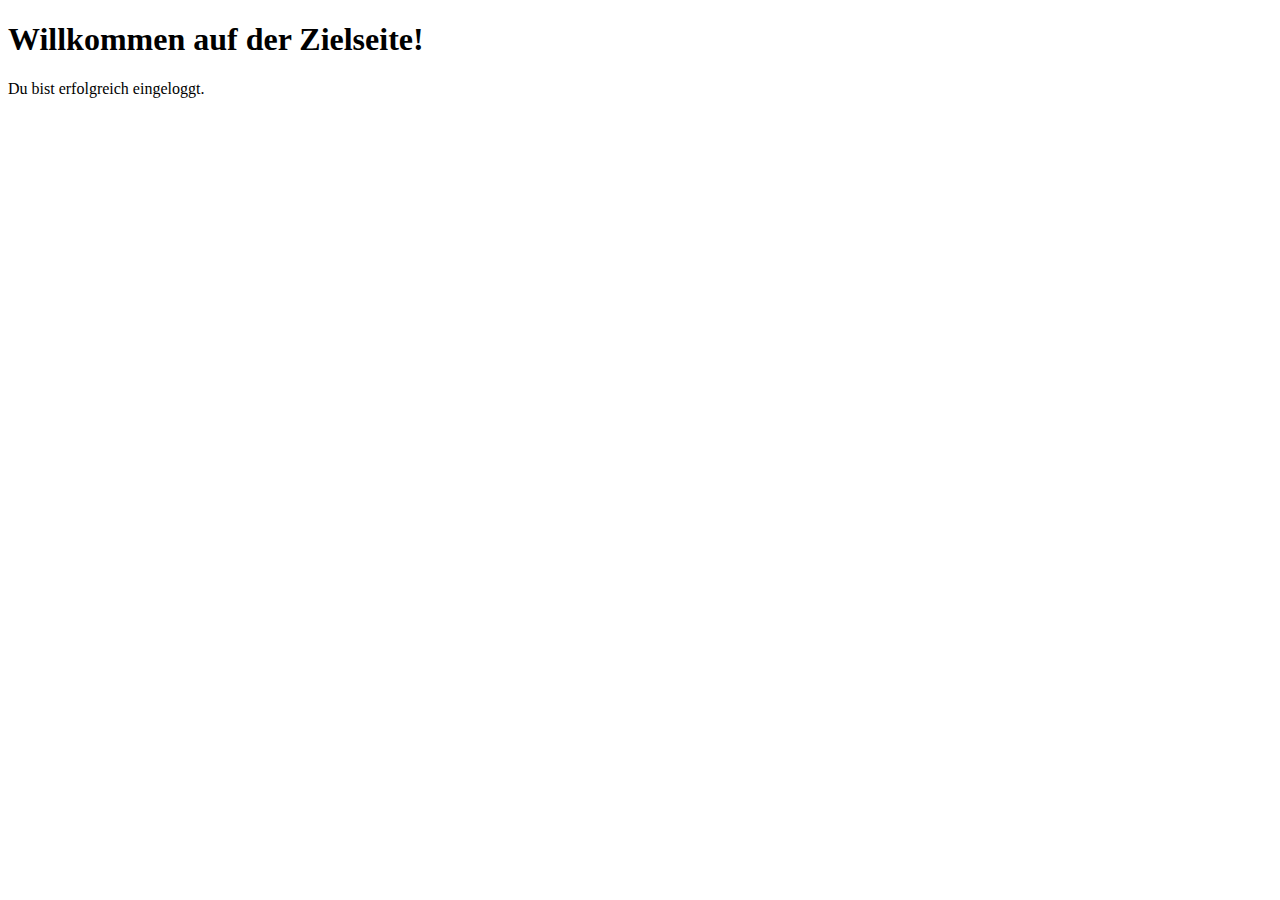
<file: zielseite.html>
<!DOCTYPE html>
<html lang="de">
<head>
  <meta charset="UTF-8">

  <link rel="icon" href="Bilder/faicon.png" type="image/png">

  <title>Willkommen</title>
</head>
<body>
  <h1>Willkommen auf der Zielseite!</h1>
  <p>Du bist erfolgreich eingeloggt.</p>
</body>
</html>
</file>
